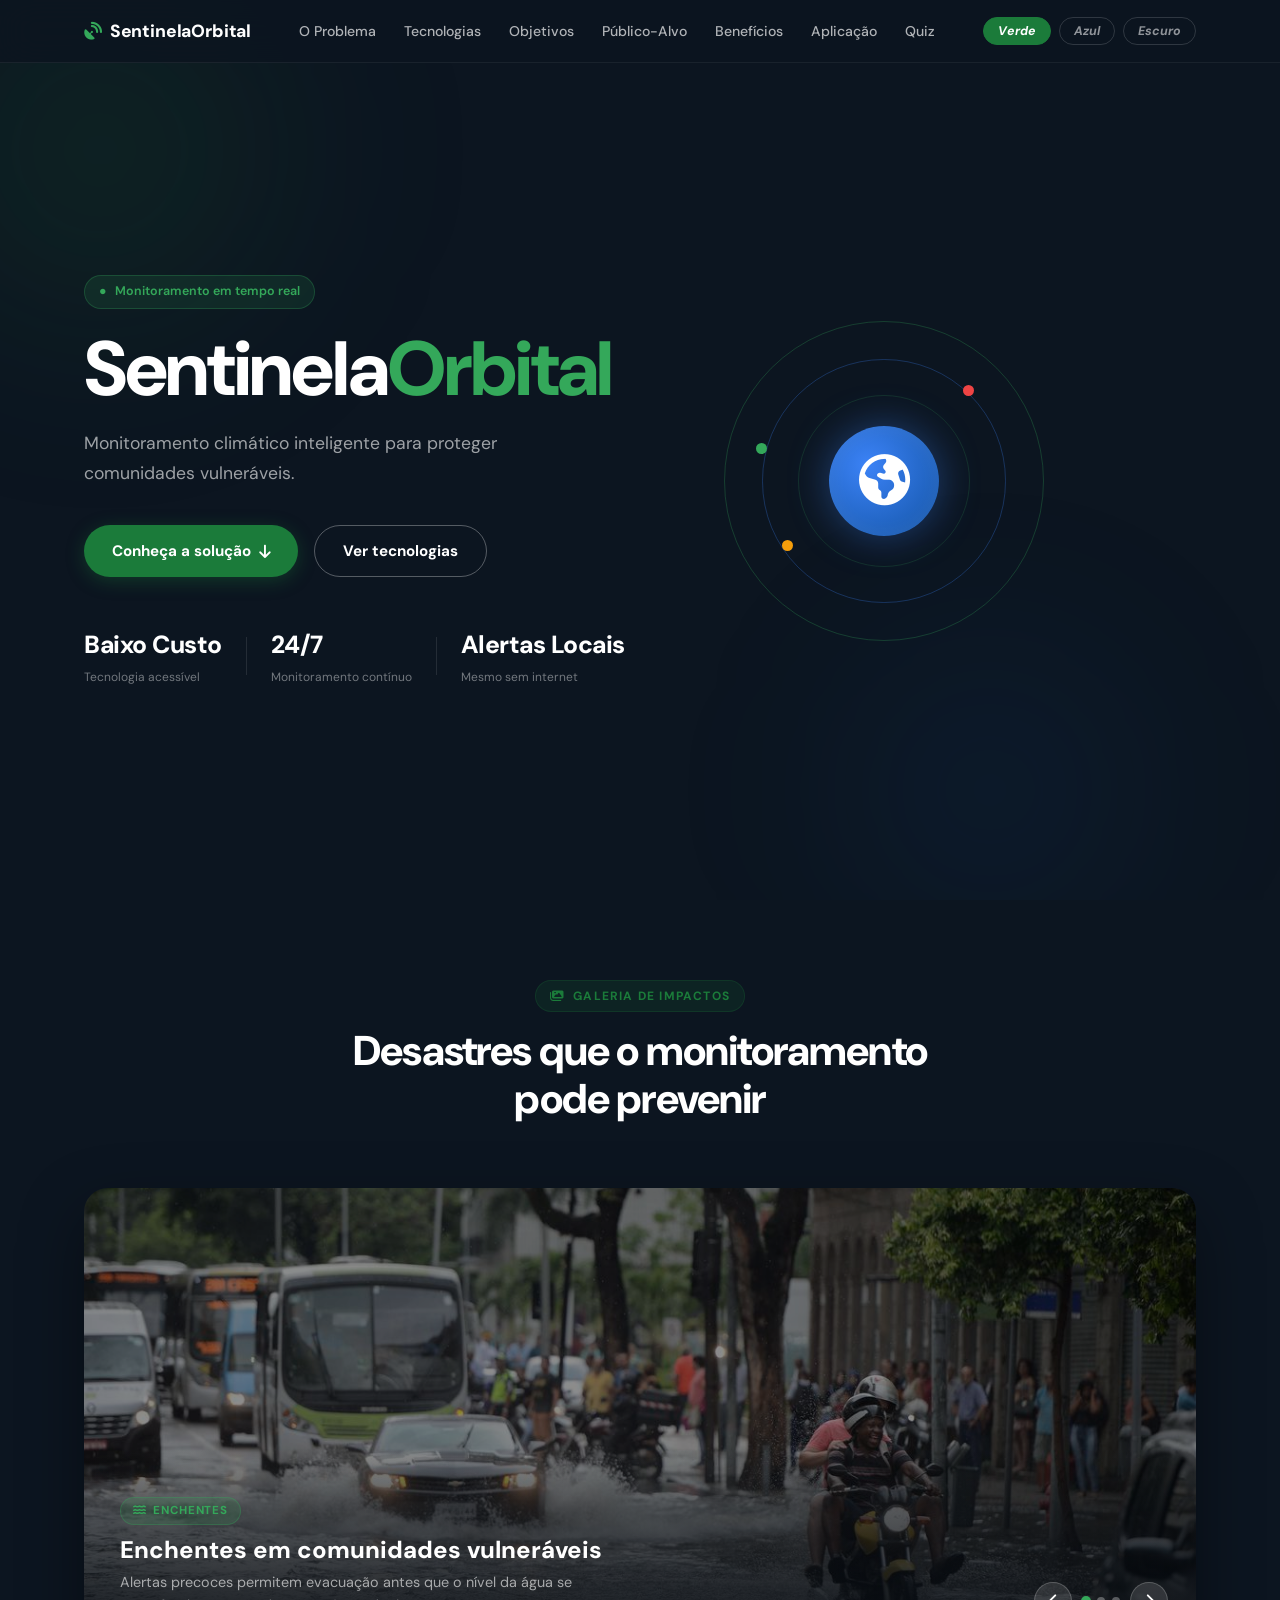
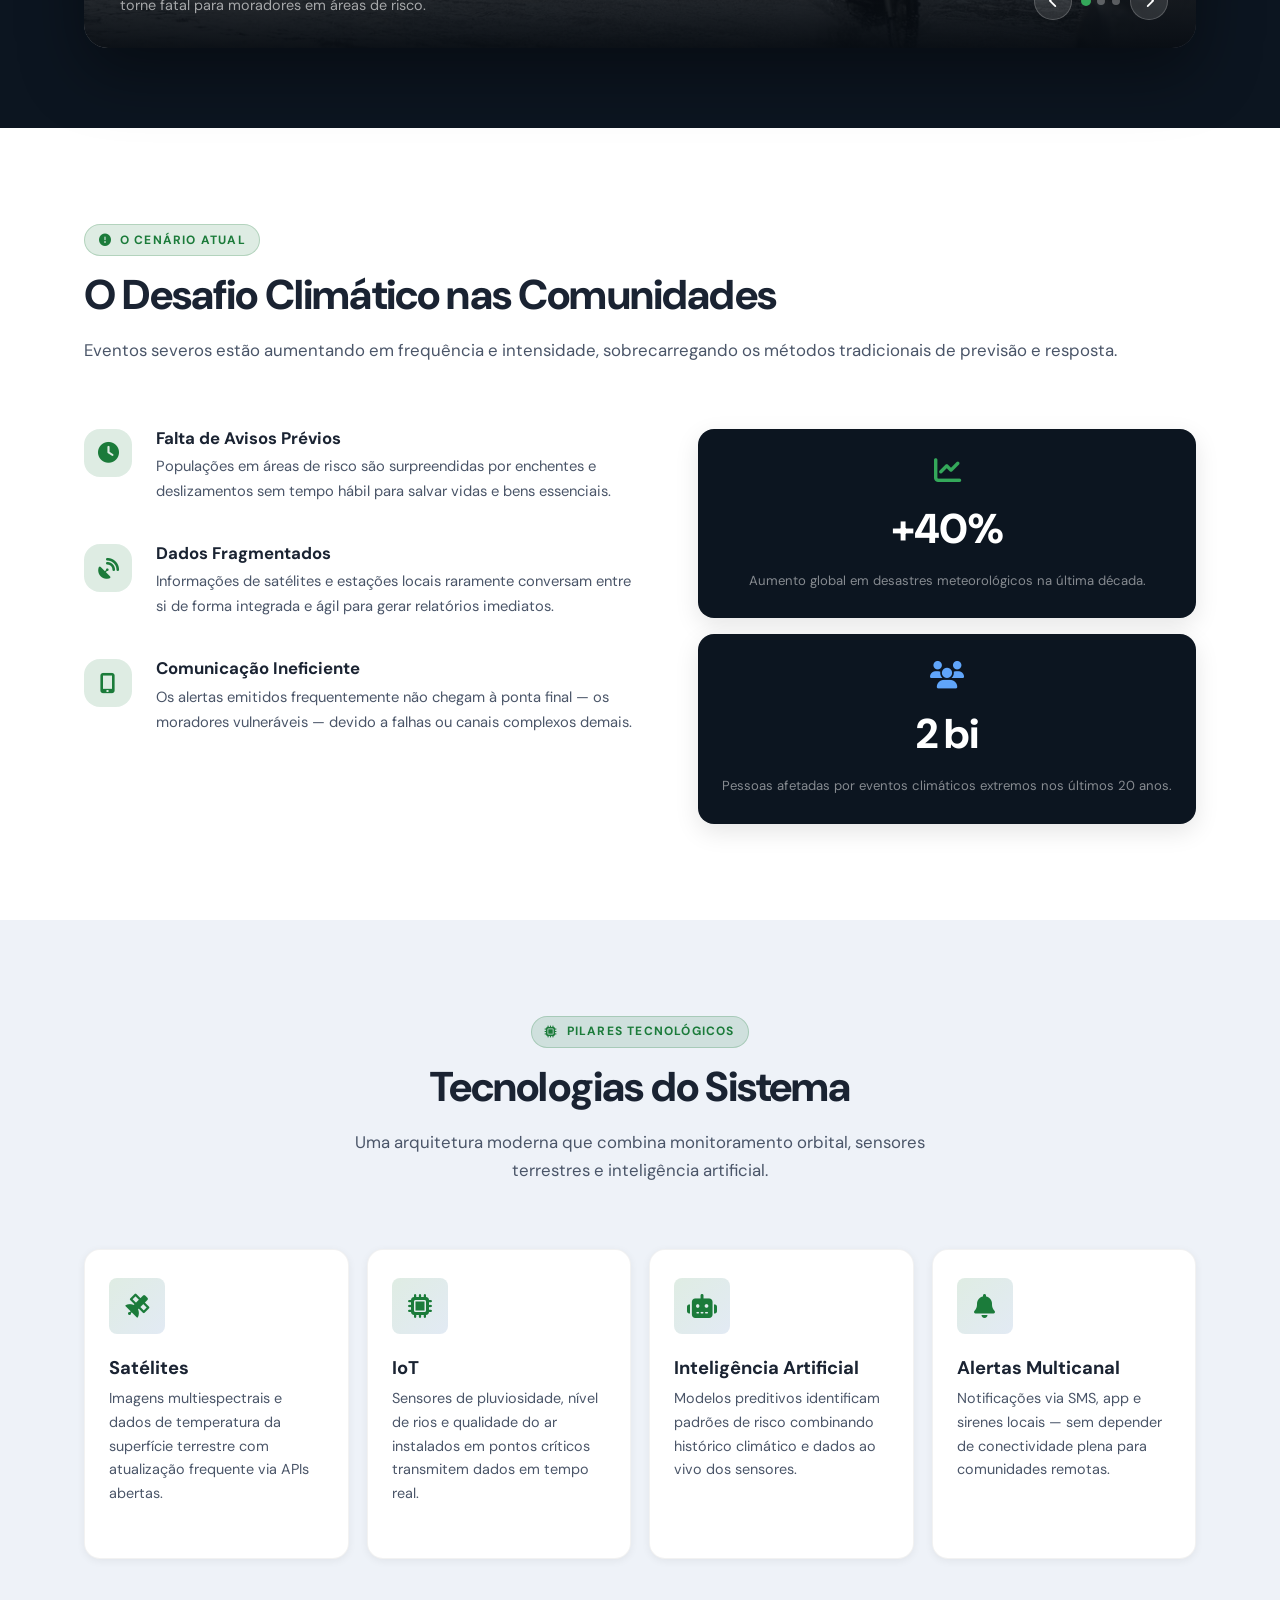
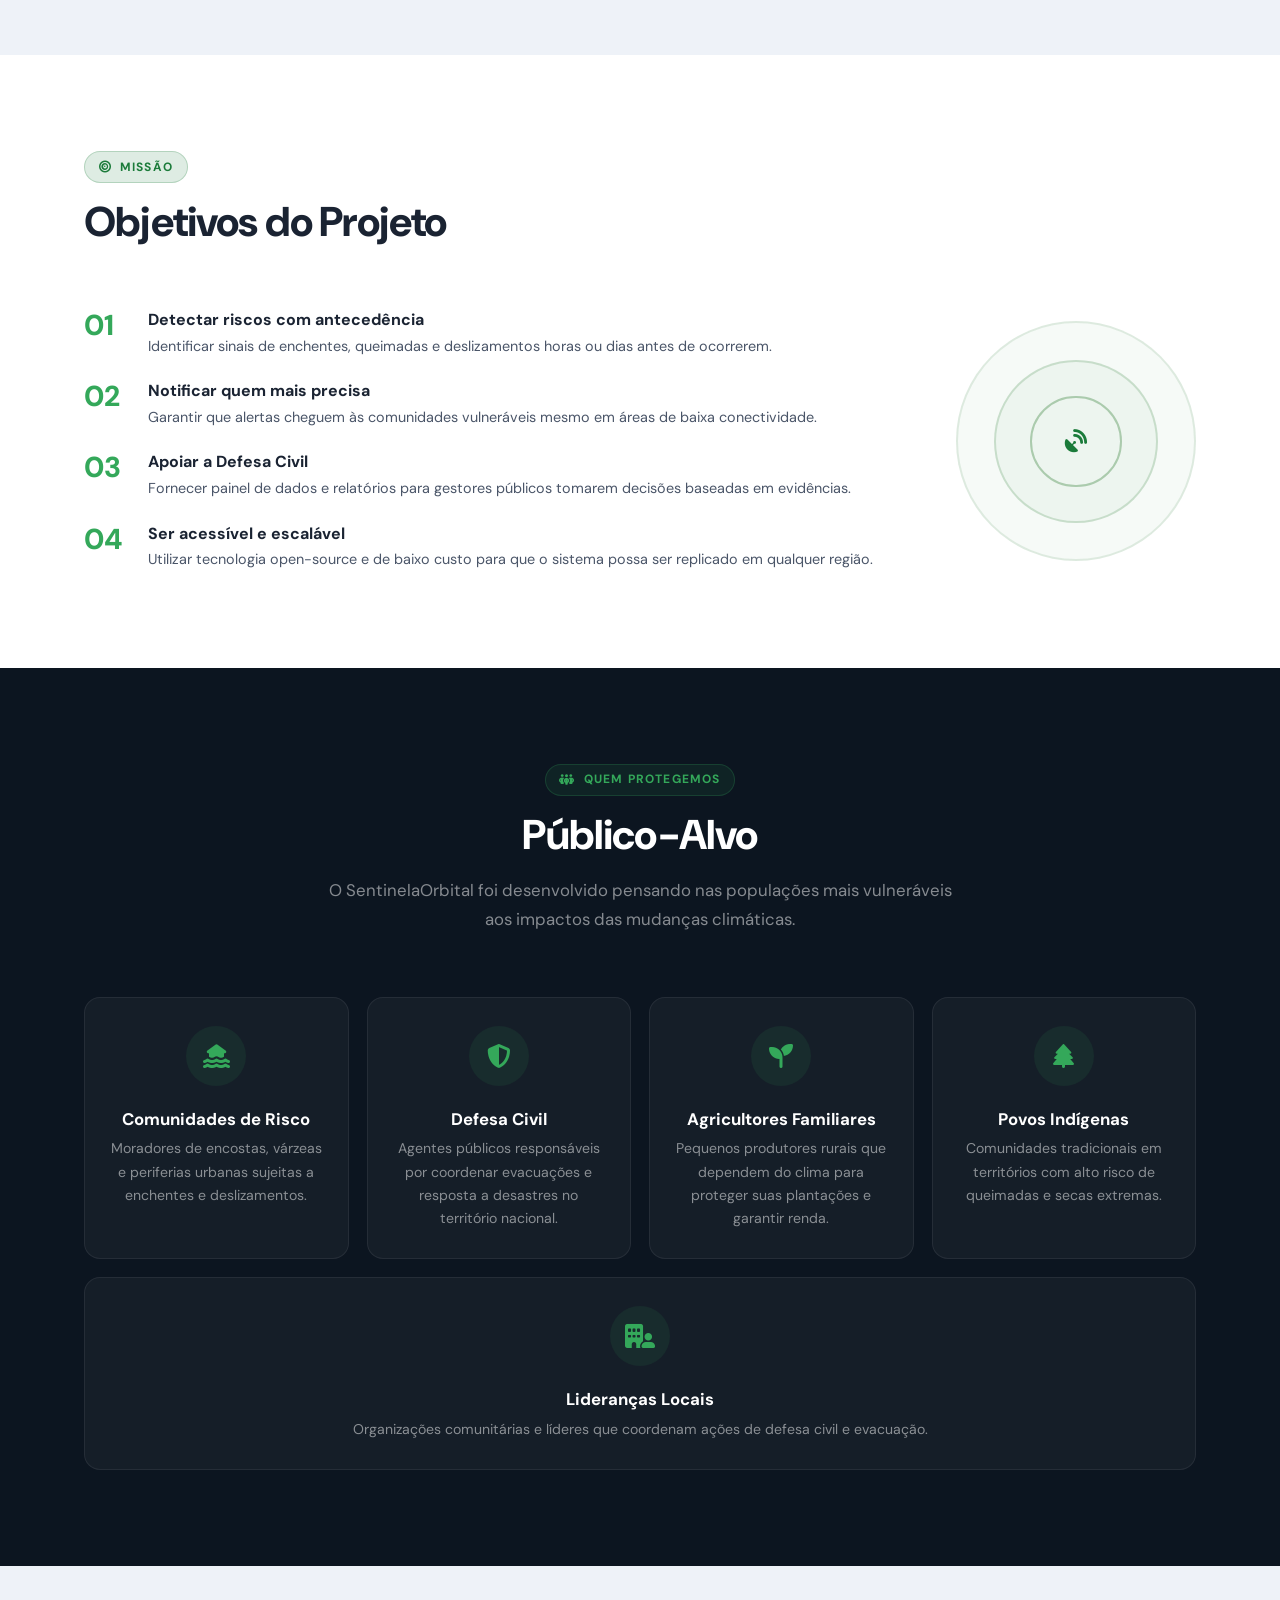
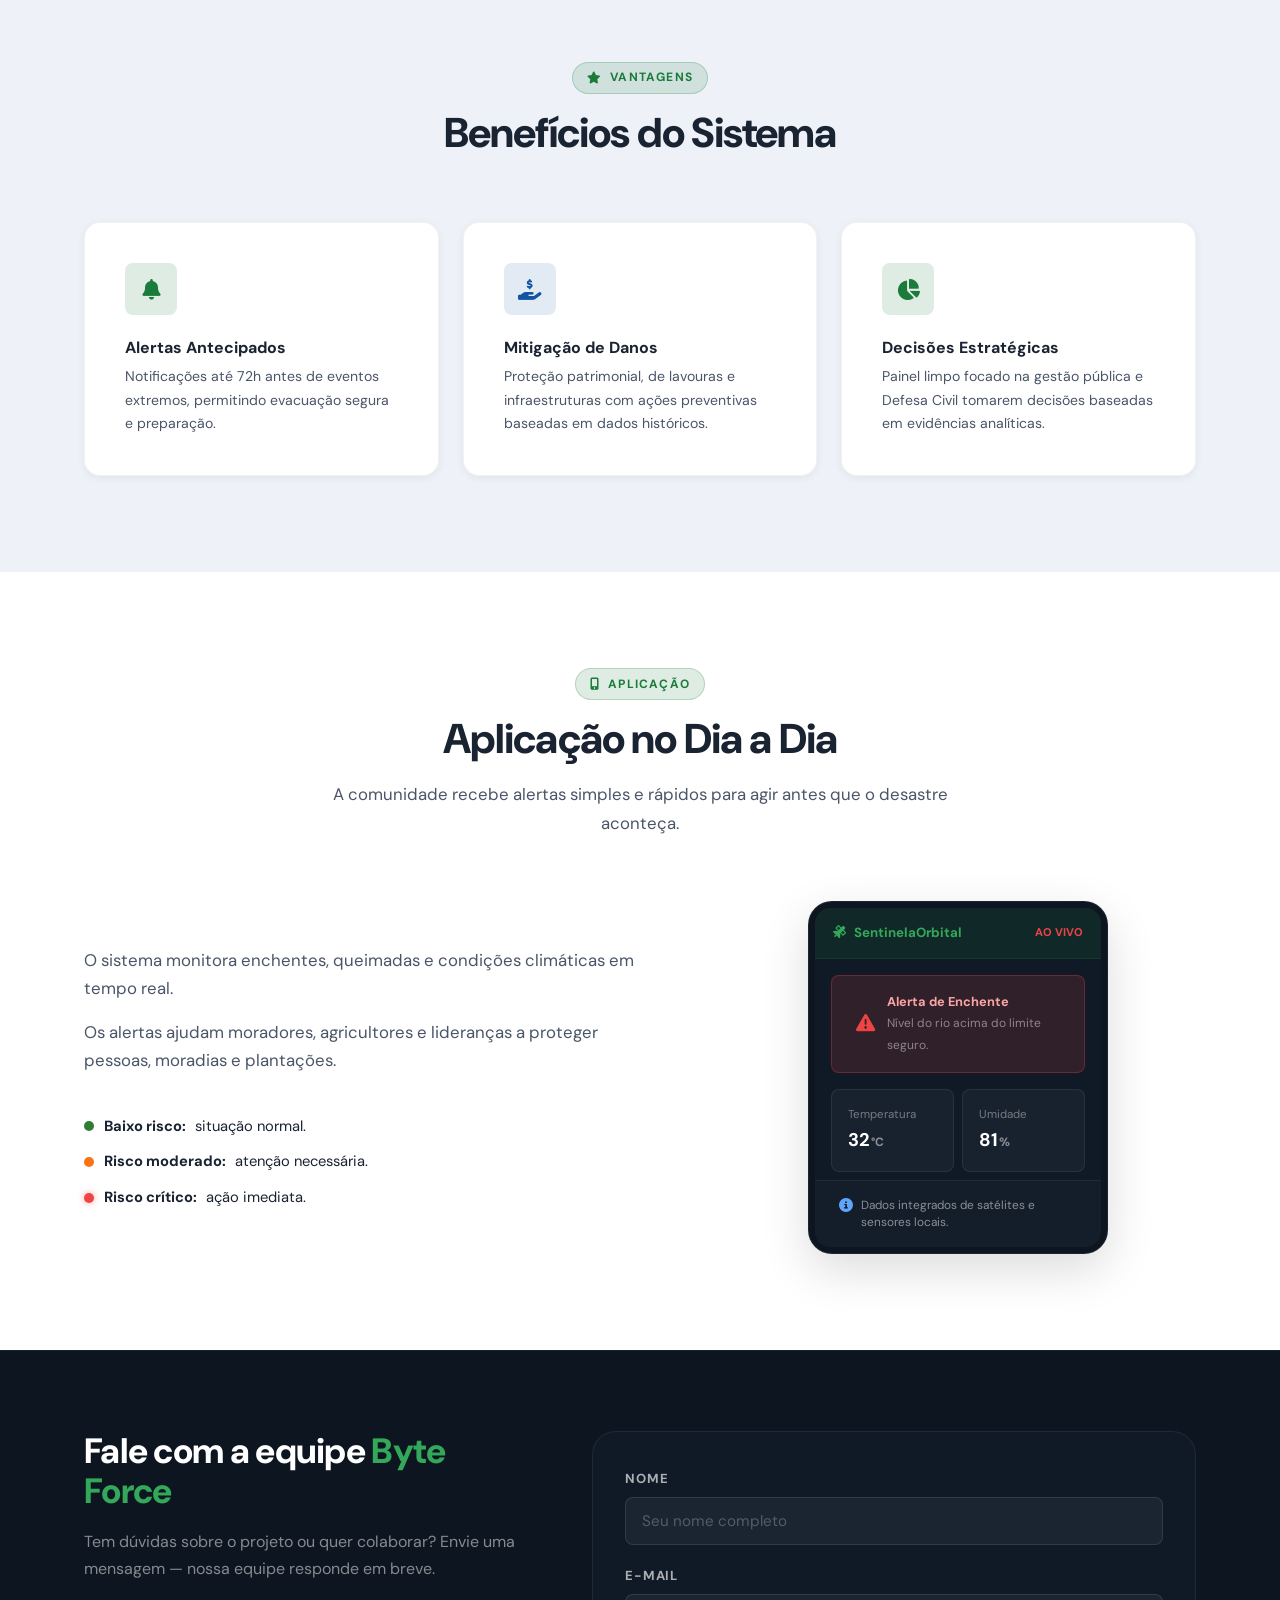
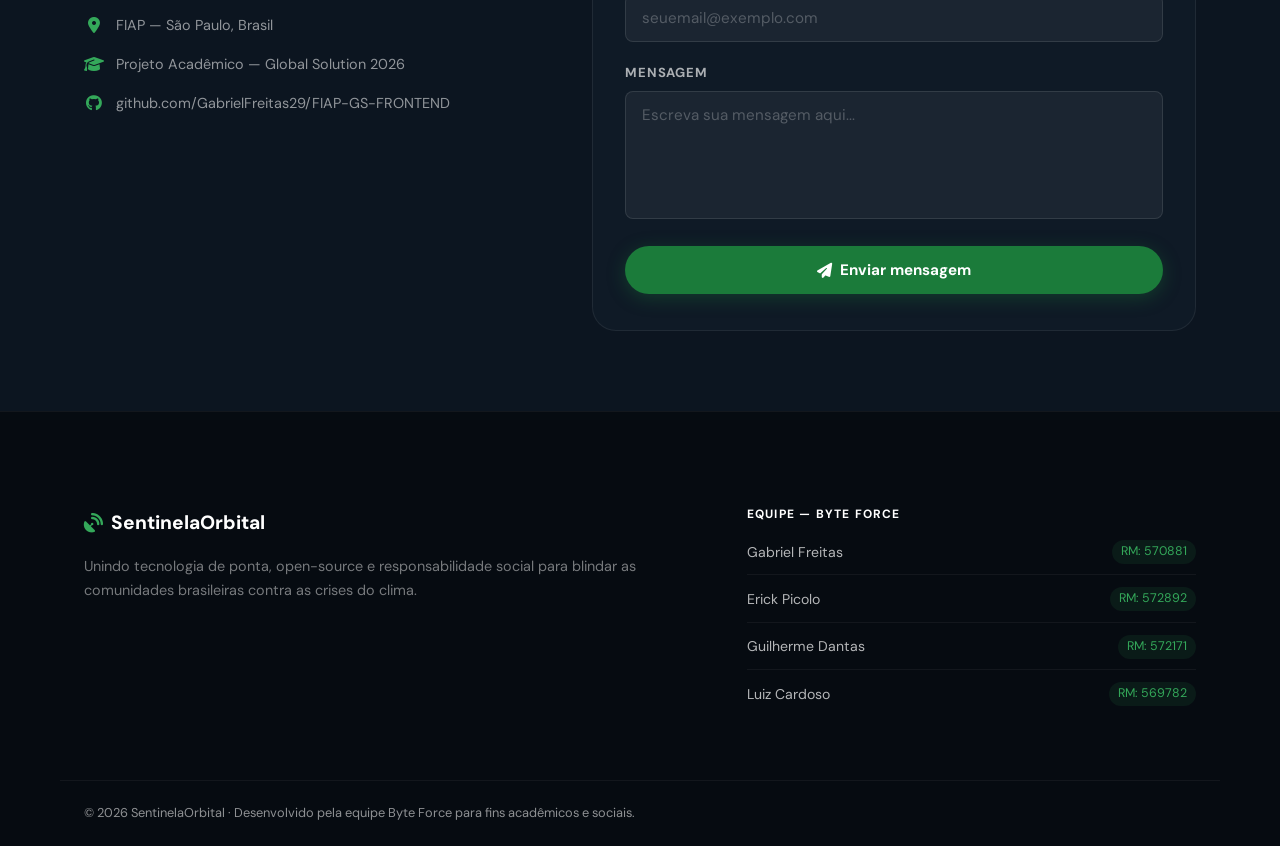
<file: index.html>
<!DOCTYPE html>
<html lang="pt-BR">
<head>
  <meta charset="UTF-8" />
  <meta name="viewport" content="width=device-width, initial-scale=1.0" />
  <title>SentinelaOrbital — Monitoramento Climático Inteligente</title>
  <link rel="preconnect" href="https://fonts.googleapis.com" />
  <link rel="preconnect" href="https://fonts.gstatic.com" crossorigin />
  <link href="https://fonts.googleapis.com/css2?family=DM+Sans:ital,opsz,wght@0,9..40,300;0,9..40,400;0,9..40,500;0,9..40,700;1,9..40,400&family=Bebas+Neue&display=swap" rel="stylesheet" />
  <link rel="stylesheet" href="https://cdnjs.cloudflare.com/ajax/libs/font-awesome/6.5.1/css/all.min.css" />
  <link rel="stylesheet" href="css/style.css" />
</head>
<body>

  <nav class="navbar">
    <div class="nav-container">
      <a href="#" class="nav-logo">
        <i class="fa-solid fa-satellite-dish" aria-hidden="true"></i> SentinelaOrbital
      </a>
      <ul class="nav-links">
        <li><a href="#problema">O Problema</a></li>
        <li><a href="#tecnologia">Tecnologias</a></li>
        <li><a href="#objetivos">Objetivos</a></li>
        <li><a href="#publico">Público-Alvo</a></li>
        <li><a href="#beneficios">Benefícios</a></li>
        <li><a href="#aplicacao">Aplicação</a></li>
        <li><a href="pages/quiz.html" class="nav-quiz-btn">Quiz</a></li>
      </ul>
      <div class="theme-bar">
        <button class="theme-btn active" data-tema="verde" title="Tema Verde">
          <i class="">Verde</i> 
        </button>
        <button class="theme-btn" data-tema="azul" title="Tema Azul">
          <i class="">Azul</i> 
        </button>
        <button class="theme-btn" data-tema="escuro" title="Tema Escuro">
          <i class="">Escuro</i> 
        </button>
      </div>
    </div>
  </nav>

  <section class="hero" id="home">
    <div class="hero-flex" aria-hidden="true"></div>
    <div class="orb orb-1" aria-hidden="true"></div>
    <div class="orb orb-2" aria-hidden="true"></div>
    <div class="hero-inner">
      <div class="hero-content">
        <span class="hero-badge">
          <span class="pulse">●</span> Monitoramento em tempo real
        </span>
        <h1 class="hero-title">
          Sentinela<span class="accent">Orbital</span>
        </h1>
        <p class="hero-subtitle">
          Monitoramento climático inteligente para proteger comunidades vulneráveis.
        </p>
        <div class="hero-actions">
          <a href="#problema" class="btn btn-primary">
            Conheça a solução <i class="fa-solid fa-arrow-down" aria-hidden="true"></i>
          </a>
          <a href="#tecnologia" class="btn btn-ghost">Ver tecnologias</a>
        </div>
        <div class="hero-stats">
          <div class="stat">
            <span class="stat-number">Baixo Custo</span>
            <span class="stat-label">Tecnologia acessível</span>
          </div>
          <div class="stat-divider" aria-hidden="true"></div>
          <div class="stat">
            <span class="stat-number">24/7</span>
            <span class="stat-label">Monitoramento contínuo</span>
          </div>
          <div class="stat-divider" aria-hidden="true"></div>
          <div class="stat">
            <span class="stat-number">Alertas Locais</span>
            <span class="stat-label">Mesmo sem internet</span>
          </div>
        </div>
      </div>
      <div class="hero-visual">
        <div class="globe-container">
          <div class="globe" aria-label="Representação de satélite em órbita">
            <div class="globe-ring ring-1"></div>
            <div class="globe-ring ring-2"></div>
            <div class="globe-ring ring-3"></div>
            <div class="globe-core">
              <i class="fa-solid fa-earth-americas" aria-hidden="true"></i>
            </div>
            <div class="alert-dot dot-1" aria-hidden="true"></div>
            <div class="alert-dot dot-2" aria-hidden="true"></div>
            <div class="alert-dot dot-3" aria-hidden="true"></div>
          </div>
        </div>
      </div>
    </div>
  </section>

  <section class="section-slideshow" id="slideshow">
    <div class="container">
      <div class="section-header centered">
        <span class="section-tag">
          <i class="fa-solid fa-images"></i> Galeria de Impactos
        </span>
        <h2 class="section-title" style="color:#fff;">Desastres que o monitoramento pode prevenir</h2>
      </div>

      <div class="slideshow-wrapper">
        <div class="slide active">
          <img src="images/alagamento.jpg" alt="Enchente em área urbana" />
          <div class="slide-caption">
            <span class="slide-tag"><i class="fa-solid fa-water"></i> Enchentes</span>
            <h3>Enchentes em comunidades vulneráveis</h3>
            <p>Alertas precoces permitem evacuação antes que o nível da água se torne fatal para moradores em áreas de risco.</p>
          </div>
        </div>
        <div class="slide">
          <img src="images/incendios.jpg" alt="Queimada em área florestal" />
          <div class="slide-caption">
            <span class="slide-tag"><i class="fa-solid fa-fire-flame-curved"></i> Queimadas</span>
            <h3>Queimadas em áreas florestais</h3>
            <p>Sensores infravermelhos em satélites detectam focos de calor horas antes de incêndios atingirem populações rurais.</p>
          </div>
        </div>
        <div class="slide">
          <img src="images/estrada.jpg" alt="Estrada destruída por alagamento" />
          <div class="slide-caption">
            <span class="slide-tag"><i class="fa-solid fa-satellite"></i> Monitoramento</span>
            <h3>Monitoramento climático por satélites</h3>
            <p>Imagens orbitais em tempo real revelam riscos de erosão e desabamento de infraestrutura antes do colapso.</p>
          </div>
        </div>
        <div class="slideshow-controls">
          <button class="slide-arrow" id="slide-prev" aria-label="Slide anterior">
            <i class="fa-solid fa-chevron-left"></i>
          </button>
          <div class="slide-dots">
            <button class="slide-dot active" aria-label="Slide 1"></button>
            <button class="slide-dot" aria-label="Slide 2"></button>
            <button class="slide-dot" aria-label="Slide 3"></button>
          </div>
          <button class="slide-arrow" id="slide-next" aria-label="Próximo slide">
            <i class="fa-solid fa-chevron-right"></i>
          </button>
        </div>
      </div>
    </div>
  </section>
  <section class="section section-problema" id="problema">
    <div class="container">
      <div class="section-header">
        <span class="section-tag">
          <i class="fa-solid fa-circle-exclamation" aria-hidden="true"></i> O Cenário Atual
        </span>
        <h2 class="section-title">O Desafio Climático nas Comunidades</h2>
        <p class="section-desc">Eventos severos estão aumentando em frequência e intensidade, sobrecarregando os métodos tradicionais de previsão e resposta.</p>
      </div>
      <div class="problema-layout">
        <div class="problema-text">
          <div class="problema-item">
            <div class="problema-icon"><i class="fa-solid fa-clock" aria-hidden="true"></i></div>
            <div>
              <h3>Falta de Avisos Prévios</h3>
              <p>Populações em áreas de risco são surpreendidas por enchentes e deslizamentos sem tempo hábil para salvar vidas e bens essenciais.</p>
            </div>
          </div>
          <div class="problema-item">
            <div class="problema-icon"><i class="fa-solid fa-satellite-dish" aria-hidden="true"></i></div>
            <div>
              <h3>Dados Fragmentados</h3>
              <p>Informações de satélites e estações locais raramente conversam entre si de forma integrada e ágil para gerar relatórios imediatos.</p>
            </div>
          </div>
          <div class="problema-item">
            <div class="problema-icon"><i class="fa-solid fa-mobile-screen-button" aria-hidden="true"></i></div>
            <div>
              <h3>Comunicação Ineficiente</h3>
              <p>Os alertas emitidos frequentemente não chegam à ponta final — os moradores vulneráveis — devido a falhas ou canais complexos demais.</p>
            </div>
          </div>
        </div>
        <div class="problema-visual">
          <div class="problema-card-stat">
            <i class="fa-solid fa-chart-line" aria-hidden="true"></i>
            <span class="big-number">+40%</span>
            <p>Aumento global em desastres meteorológicos na última década.</p>
          </div>
          <div class="problema-card-stat accent-blue">
            <i class="fa-solid fa-users" aria-hidden="true"></i>
            <span class="big-number">2 bi</span>
            <p>Pessoas afetadas por eventos climáticos extremos nos últimos 20 anos.</p>
          </div>
        </div>
      </div>
    </div>
  </section>

  <section class="section section-tech" id="tecnologia">
    <div class="container">
      <div class="section-header centered">
        <span class="section-tag">
          <i class="fa-solid fa-microchip" aria-hidden="true"></i> Pilares Tecnológicos
        </span>
        <h2 class="section-title">Tecnologias do Sistema</h2>
        <p class="section-desc">Uma arquitetura moderna que combina monitoramento orbital, sensores terrestres e inteligência artificial.</p>
      </div>
      <div class="tech-flex">
        <div class="tech-card">
          <div class="tech-card-icon"><i class="fa-solid fa-satellite" aria-hidden="true"></i></div>
          <h3 class="tech-card-title">Satélites</h3>
          <p class="tech-card-desc">Imagens multiespectrais e dados de temperatura da superfície terrestre com atualização frequente via APIs abertas.</p>
        </div>
        <div class="tech-card">
          <div class="tech-card-icon"><i class="fa-solid fa-microchip" aria-hidden="true"></i></div>
          <h3 class="tech-card-title">IoT</h3>
          <p class="tech-card-desc">Sensores de pluviosidade, nível de rios e qualidade do ar instalados em pontos críticos transmitem dados em tempo real.</p>
        </div>
        <div class="tech-card">
          <div class="tech-card-icon"><i class="fa-solid fa-robot" aria-hidden="true"></i></div>
          <h3 class="tech-card-title">Inteligência Artificial</h3>
          <p class="tech-card-desc">Modelos preditivos identificam padrões de risco combinando histórico climático e dados ao vivo dos sensores.</p>
        </div>
        <div class="tech-card">
          <div class="tech-card-icon"><i class="fa-solid fa-bell" aria-hidden="true"></i></div>
          <h3 class="tech-card-title">Alertas Multicanal</h3>
          <p class="tech-card-desc">Notificações via SMS, app e sirenes locais — sem depender de conectividade plena para comunidades remotas.</p>
        </div>
      </div>
    </div>
  </section>

  <section class="section section-objetivos" id="objetivos">
    <div class="container">
      <div class="section-header">
        <span class="section-tag">
          <i class="fa-solid fa-bullseye" aria-hidden="true"></i> Missão
        </span>
        <h2 class="section-title">Objetivos do Projeto</h2>
      </div>
      <div class="objetivos-layout">
        <div class="objetivos-text">
          <div class="objetivo-item">
            <span class="num">01</span>
            <div>
              <h3>Detectar riscos com antecedência</h3>
              <p>Identificar sinais de enchentes, queimadas e deslizamentos horas ou dias antes de ocorrerem.</p>
            </div>
          </div>
          <div class="objetivo-item">
            <span class="num">02</span>
            <div>
              <h3>Notificar quem mais precisa</h3>
              <p>Garantir que alertas cheguem às comunidades vulneráveis mesmo em áreas de baixa conectividade.</p>
            </div>
          </div>
          <div class="objetivo-item">
            <span class="num">03</span>
            <div>
              <h3>Apoiar a Defesa Civil</h3>
              <p>Fornecer painel de dados e relatórios para gestores públicos tomarem decisões baseadas em evidências.</p>
            </div>
          </div>
          <div class="objetivo-item">
            <span class="num">04</span>
            <div>
              <h3>Ser acessível e escalável</h3>
              <p>Utilizar tecnologia open-source e de baixo custo para que o sistema possa ser replicado em qualquer região.</p>
            </div>
          </div>
        </div>
        <div class="objetivos-visual">
          <div class="target-graphic">
            <div class="target-ring t1"></div>
            <div class="target-ring t2"></div>
            <div class="target-ring t3"></div>
            <div class="target-center"><i class="fa-solid fa-satellite-dish"></i></div>
          </div>
        </div>
      </div>
    </div>
  </section>

  <section class="section section-publico" id="publico">
    <div class="container">
      <div class="section-header centered">
        <span class="section-tag">
          <i class="fa-solid fa-people-group" aria-hidden="true"></i> Quem Protegemos
        </span>
        <h2 class="section-title">Público-Alvo</h2>
        <p class="section-desc">O SentinelaOrbital foi desenvolvido pensando nas populações mais vulneráveis aos impactos das mudanças climáticas.</p>
      </div>
      <div class="publico-flex">
        <div class="publico-card">
          <div class="publico-icon"><i class="fa-solid fa-house-flood-water" aria-hidden="true"></i></div>
          <h3>Comunidades de Risco</h3>
          <p>Moradores de encostas, várzeas e periferias urbanas sujeitas a enchentes e deslizamentos.</p>
        </div>
        <div class="publico-card">
          <div class="publico-icon"><i class="fa-solid fa-shield-halved" aria-hidden="true"></i></div>
          <h3>Defesa Civil</h3>
          <p>Agentes públicos responsáveis por coordenar evacuações e resposta a desastres no território nacional.</p>
        </div>
        <div class="publico-card">
          <div class="publico-icon"><i class="fa-solid fa-seedling" aria-hidden="true"></i></div>
          <h3>Agricultores Familiares</h3>
          <p>Pequenos produtores rurais que dependem do clima para proteger suas plantações e garantir renda.</p>
        </div>
        <div class="publico-card">
          <div class="publico-icon"><i class="fa-solid fa-tree" aria-hidden="true"></i></div>
          <h3>Povos Indígenas</h3>
          <p>Comunidades tradicionais em territórios com alto risco de queimadas e secas extremas.</p>
        </div>
        <div class="publico-card">
          <div class="publico-icon"><i class="fa-solid fa-building-user" aria-hidden="true"></i></div>
          <h3>Lideranças Locais</h3>
          <p>Organizações comunitárias e líderes que coordenam ações de defesa civil e evacuação.</p>
        </div>
      </div>
    </div>
  </section>

  <section class="section section-beneficios" id="beneficios">
    <div class="container">
      <div class="section-header centered">
        <span class="section-tag">
          <i class="fa-solid fa-star" aria-hidden="true"></i> Vantagens
        </span>
        <h2 class="section-title">Benefícios do Sistema</h2>
      </div>
      <div class="beneficios-flex">
        <div class="beneficio-card">
          <div class="bene-icon green"><i class="fa-solid fa-bell" aria-hidden="true"></i></div>
          <h3>Alertas Antecipados</h3>
          <p>Notificações até 72h antes de eventos extremos, permitindo evacuação segura e preparação.</p>
        </div>
        <div class="beneficio-card">
          <div class="bene-icon blue"><i class="fa-solid fa-hand-holding-dollar" aria-hidden="true"></i></div>
          <h3>Mitigação de Danos</h3>
          <p>Proteção patrimonial, de lavouras e infraestruturas com ações preventivas baseadas em dados históricos.</p>
        </div>
        <div class="beneficio-card">
          <div class="bene-icon green"><i class="fa-solid fa-chart-pie" aria-hidden="true"></i></div>
          <h3>Decisões Estratégicas</h3>
          <p>Painel limpo focado na gestão pública e Defesa Civil tomarem decisões baseadas em evidências analíticas.</p>
        </div>
      </div>
    </div>
  </section>

  <section id="aplicacao" class="section section-aplicacao">
    <div class="container">
      <div class="section-header centered">
        <span class="section-tag">
          <i class="fas fa-mobile-alt"></i> Aplicação
        </span>
        <h2 class="section-title">Aplicação no Dia a Dia</h2>
        <p class="section-desc">A comunidade recebe alertas simples e rápidos para agir antes que o desastre aconteça.</p>
      </div>
      <div class="aplicacao-layout">
        <div class="aplicacao-info">
          <p class="section-desc">O sistema monitora enchentes, queimadas e condições climáticas em tempo real.</p>
          <p class="section-desc" style="margin-top: 15px;">Os alertas ajudam moradores, agricultores e lideranças a proteger pessoas, moradias e plantações.</p>
          <div class="risk-legend">
            <div class="risk-item risk-normal">
              <span class="risk-dot"></span>
              <strong>Baixo risco:</strong> situação normal.
            </div>
            <div class="risk-item risk-high">
              <span class="risk-dot"></span>
              <strong>Risco moderado:</strong> atenção necessária.
            </div>
            <div class="risk-item risk-critical">
              <span class="risk-dot"></span>
              <strong>Risco crítico:</strong> ação imediata.
            </div>
          </div>
        </div>
        <div class="aplicacao-visual">
          <div class="mock-device">
            <div class="mock-screen">
              <div class="mock-header">
                <i class="fas fa-satellite"></i>
                SentinelaOrbital
                <span class="mock-live">AO VIVO</span>
              </div>
              <div class="mock-alert alert-red">
                <i class="fas fa-exclamation-triangle"></i>
                <div>
                  <strong>Alerta de Enchente</strong>
                  <small>Nível do rio acima do limite seguro.</small>
                </div>
              </div>
              <div class="mock-stat-row">
                <div class="mock-stat">
                  <span>Temperatura</span>
                  <strong>32<small>°C</small></strong>
                </div>
                <div class="mock-stat">
                  <span>Umidade</span>
                  <strong>81<small>%</small></strong>
                </div>
              </div>
              <div class="mock-footer-app">
                <i class="fas fa-info-circle"></i>
                <span>Dados integrados de satélites e sensores locais.</span>
              </div>
            </div>
          </div>
        </div>
      </div>
    </div>
  </section>

  <section class="section-contato" id="contato">
    <div class="container">
      <div class="contato-layout">
        <div class="contato-info">
          <h2>Fale com a equipe <span>Byte Force</span></h2>
          <p>Tem dúvidas sobre o projeto ou quer colaborar? Envie uma mensagem — nossa equipe responde em breve.</p>
          <div class="contato-detalhe">
            <div class="contato-item">
              <i class="fa-solid fa-location-dot"></i>
              FIAP — São Paulo, Brasil
            </div>
            <div class="contato-item">
              <i class="fa-solid fa-graduation-cap"></i>
              Projeto Acadêmico — Global Solution 2026
            </div>
            <div class="contato-item">
              <i class="fa-brands fa-github"></i>
              github.com/GabrielFreitas29/FIAP-GS-FRONTEND
            </div>
          </div>
        </div>

        <div class="contato-form-wrap">
          <form id="contato-form" novalidate>
            <div class="form-group">
              <label for="campo-nome">Nome</label>
              <input type="text" id="campo-nome" name="nome" placeholder="Seu nome completo" autocomplete="name" />
              <span class="form-erro" id="erro-nome">Informe seu nome (mínimo 2 caracteres).</span>
            </div>
            <div class="form-group">
              <label for="campo-email">E-mail</label>
              <input type="email" id="campo-email" name="email" placeholder="seuemail@exemplo.com" autocomplete="email" />
              <span class="form-erro" id="erro-email">Informe um e-mail válido.</span>
            </div>
            <div class="form-group">
              <label for="campo-mensagem">Mensagem</label>
              <textarea id="campo-mensagem" name="mensagem" rows="5" placeholder="Escreva sua mensagem aqui..."></textarea>
              <span class="form-erro" id="erro-mensagem">A mensagem deve ter ao menos 10 caracteres.</span>
            </div>
            <button type="submit" class="btn-enviar">
              <i class="fa-solid fa-paper-plane"></i> Enviar mensagem
            </button>
            <div class="form-sucesso" id="form-sucesso">
              <i class="fa-solid fa-circle-check"></i>
              Mensagem enviada com sucesso! Entraremos em contato em breve.
            </div>
          </form>
        </div>
      </div>
    </div>
  </section>

  <footer class="footer">
    <div class="footer-container">
      <div class="footer-brand">
        <a href="#" class="footer-logo">
          <i class="fa-solid fa-satellite-dish" aria-hidden="true"></i> SentinelaOrbital
        </a>
        <p class="footer-desc">
          Unindo tecnologia de ponta, open-source e responsabilidade social para blindar as comunidades brasileiras contra as crises do clima.
        </p>
      </div>
      <div class="footer-team">
        <h4>Equipe — Byte Force</h4>
        <ul>
          <li>
            <span class="member-name">Gabriel Freitas</span>
            <span class="member-rm">RM: 570881</span>
          </li>
          <li>
            <span class="member-name">Erick Picolo</span>
            <span class="member-rm">RM: 572892</span>
          </li>
          <li>
            <span class="member-name">Guilherme Dantas</span>
            <span class="member-rm">RM: 572171</span>
          </li>
          <li>
            <span class="member-name">Luiz Cardoso</span>
            <span class="member-rm">RM: 569782</span>
          </li>
        </ul>
      </div>
    </div>
    <div class="footer-bottom">
      <p>&copy; 2026 SentinelaOrbital · Desenvolvido pela equipe Byte Force para fins acadêmicos e sociais.</p>
    </div>
  </footer>

  <script src="script/script.js"></script>
</body>
</html>
</file>
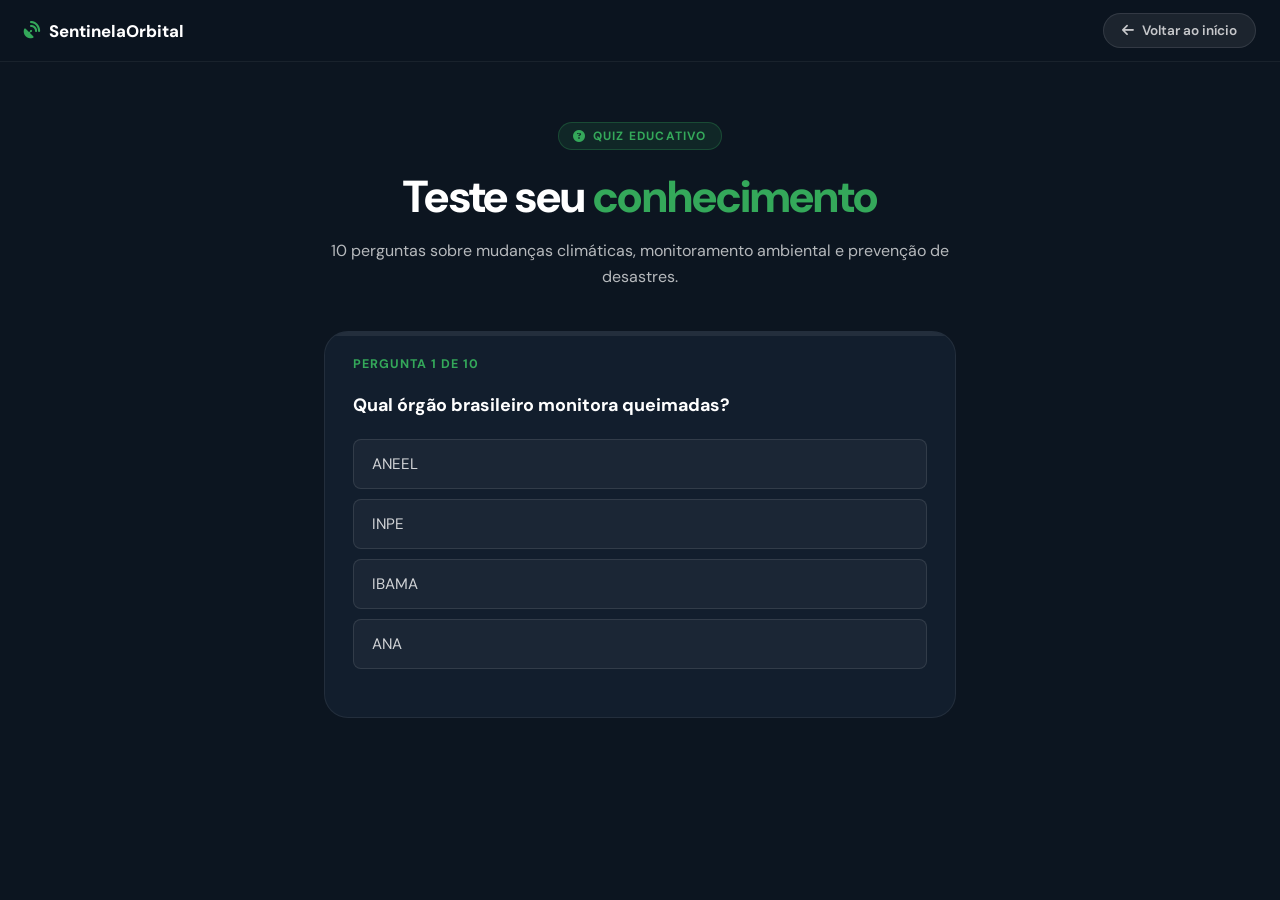
<file: pages/quiz.html>
<!DOCTYPE html>
<html lang="pt-BR">
<head>
  <meta charset="UTF-8" />
  <meta name="viewport" content="width=device-width, initial-scale=1.0" />
  <title>Quiz — SentinelaOrbital</title>
  <link rel="preconnect" href="https://fonts.googleapis.com" />
  <link rel="preconnect" href="https://fonts.gstatic.com" crossorigin />
  <link href="https://fonts.googleapis.com/css2?family=DM+Sans:opsz,wght@9..40,300;9..40,400;9..40,500;9..40,700;9..40,800&display=swap" rel="stylesheet" />
  <link rel="stylesheet" href="https://cdnjs.cloudflare.com/ajax/libs/font-awesome/6.5.1/css/all.min.css" />
  <link rel="stylesheet" href="../css/quiz.css" />
</head>
<body>

  <nav class="quiz-nav">
    <a href="../index.html" class="quiz-nav-logo">
      <i class="fa-solid fa-satellite-dish"></i> SentinelaOrbital
    </a>
    <a href="../index.html" class="btn-voltar">
      <i class="fa-solid fa-arrow-left"></i> Voltar ao início
    </a>
  </nav>

  <div class="quiz-hero">
    <div class="quiz-badge">
      <i class="fa-solid fa-circle-question"></i> Quiz Educativo
    </div>
    <h1>Teste seu <span>conhecimento</span></h1>
    <p>10 perguntas sobre mudanças climáticas, monitoramento ambiental e prevenção de desastres.</p>
  </div>

  <div class="quiz-wrapper">
    <div class="quiz-card">

      <div id="quiz-area">
        <div class="quiz-progresso-bar">
          <div class="quiz-progresso-fill" id="q-progresso"></div>
        </div>

        <div class="quiz-top">
          <span class="q-numero" id="q-numero">Pergunta 1 de 10</span>
        </div>

        <p class="q-texto" id="q-texto"></p>

        <div class="q-opcoes" id="q-opcoes"></div>

        <div class="q-feedback" id="q-feedback"></div>

        <div class="quiz-footer">
          <button class="btn-proximo" id="btn-proximo">
            Próxima pergunta <i class="fa-solid fa-arrow-right"></i>
          </button>
        </div>
      </div>

      <div class="resultado-area" id="resultado-area">
        <div class="res-circulo resultado-excelente" id="res-circulo">
          <span class="res-pct" id="res-pct">0%</span>
          <span class="res-label">acertos</span>
        </div>

        <div class="res-texto">
          <h2>Resultado Final</h2>
          <p class="res-acertos-texto">
            Você acertou <strong id="res-acertos">0</strong> de <strong id="res-total">10</strong> perguntas.
          </p>
          <p id="res-mensagem"></p>
        </div>

    

        <div class="res-acoes">
          <button class="btn-refazer" onclick="location.reload()">
            <i class="fa-solid fa-rotate-right"></i> Refazer quiz
          </button>
          <a href="../index.html" class="btn-home">
            <i class="fa-solid fa-house"></i> Voltar à página principal
          </a>
        </div>
      </div>

    </div>
  </div>

  <script src="../script/quiz.js"></script>
</body>
</html>
</file>
<file: css/style.css>
* {
  box-sizing: border-box;
  margin: 0;
  padding: 0;
}

html {
  scroll-behavior: smooth;
}

body {
  font-family: 'DM Sans', sans-serif;
  background-color: var(--bg-light);
  color: var(--text-dark);
  line-height: 1.6;
  overflow-x: hidden;
  -webkit-font-smoothing: antialiased;
}

ul {
  list-style: none;
}

a {
  text-decoration: none;
  color: inherit;
}

img {
  max-width: 100%;
  display: block;
}

button {
  cursor: pointer;
  border: none;
  background: none;
  font-family: inherit;
}

h1, h2, h3, h4, h5, h6 {
  font-family: 'DM Sans', sans-serif;
  line-height: 1.15;
  font-weight: 700;
}

:root {
  --green:       #1B7B3A;
  --green-light: #34A85A;
  --green-dark:  #155c2c;
  --green-glow:  rgba(27, 123, 58, 0.14);

  --blue:        #1253A4;
  --blue-light:  #3B82F6;
  --blue-dark:   #0D47A1;
  --blue-glow:   rgba(18, 83, 164, 0.12);

  --red:          #C0392B;
  --orange:       #E67E22;

  --bg-light:    #F4F6F9;
  --bg-section:  #EEF2F8;
  --bg-dark:     #0C1520;
  --bg-card:     #FFFFFF;

  --text-dark:   #1A2332;
  --text-mid:    #4A5568;
  --text-light:  #8A9BB0;
  --white:       #FFFFFF;

  --radius-sm:   8px;
  --radius-md:   16px;
  --radius-lg:   24px;
  --radius-full: 9999px;

  --shadow-sm:   0 2px 8px rgba(0,0,0,0.06);
  --shadow-md:   0 8px 24px rgba(0,0,0,0.10);
  --shadow-lg:   0 16px 48px rgba(0,0,0,0.14);

  --space-xs:    0.5rem;
  --space-sm:    1rem;
  --space-md:    1.5rem;
  --space-lg:    2.5rem;
  --space-xl:    4rem;
  --space-2xl:   6rem;

  --transition:  0.3s ease;
}

.container {
  width: 100%;
  max-width: 1160px;
  margin: 0 auto;
  padding: 0 var(--space-md);
}

.section {
  padding: var(--space-2xl) 0;
}

.section-header {
  margin-bottom: var(--space-xl);
}

.section-header.centered {
  text-align: center;
  max-width: 640px;
  margin-left: auto;
  margin-right: auto;
}

.section-tag {
  display: inline-flex;
  align-items: center;
  gap: var(--space-xs);
  font-size: 0.75rem;
  font-weight: 700;
  letter-spacing: 0.1em;
  text-transform: uppercase;
  color: var(--green);
  background: var(--green-glow);
  border: 1px solid rgba(27, 123, 58, 0.22);
  padding: 0.35rem 0.85rem;
  border-radius: var(--radius-full);
  margin-bottom: var(--space-sm);
}

.section-title {
  font-size: clamp(1.8rem, 3.5vw, 2.6rem);
  font-weight: 800;
  color: var(--text-dark);
  margin-bottom: var(--space-sm);
  letter-spacing: -0.02em;
}

.section-desc {
  font-size: 1.05rem;
  color: var(--text-mid);
  line-height: 1.7;
}

.btn {
  display: inline-flex;
  align-items: center;
  gap: 0.5rem;
  padding: 13px 28px;
  border-radius: var(--radius-full);
  font-weight: 700;
  font-size: 0.95rem;
  transition: all var(--transition);
  cursor: pointer;
  white-space: nowrap;
}

.btn-primary {
  background: var(--green);
  color: var(--white);
  box-shadow: 0 4px 18px rgba(27, 123, 58, 0.35);
}

.btn-primary:hover {
  background: var(--green-dark);
  box-shadow: 0 8px 28px rgba(27, 123, 58, 0.45);
  transform: translateY(-2px);
}

.btn-ghost {
  background: transparent;
  color: var(--white);
  border: 1.5px solid rgba(255,255,255,0.3);
}

.btn-ghost:hover {
  border-color: var(--green-light);
  color: var(--green-light);
  transform: translateY(-2px);
}

.accent {
  color: var(--green-light);
}

.navbar {
  position: fixed;
  top: 0;
  left: 0;
  right: 0;
  z-index: 100;
  background: rgba(12, 21, 32, 0.92);
  backdrop-filter: blur(18px);
  -webkit-backdrop-filter: blur(18px);
  border-bottom: 1px solid rgba(255,255,255,0.06);
}

.nav-container {
  max-width: 1160px;
  margin: 0 auto;
  padding: 0 24px;
  display: flex;
  align-items: center;
  justify-content: space-between;
  height: 62px;
}

.nav-logo {
  display: flex;
  align-items: center;
  gap: 0.5rem;
  font-family: 'DM Sans', sans-serif;
  font-weight: 800;
  font-size: 1.1rem;
  color: var(--white);
  letter-spacing: -0.01em;
}

.nav-logo i {
  color: var(--green-light);
}

.nav-links {
  display: flex;
  align-items: center;
  gap: 28px;
}

.nav-links a {
  font-size: 0.88rem;
  font-weight: 500;
  color: rgba(255,255,255,0.68);
  transition: color var(--transition);
}

.nav-links a:hover {
  color: var(--white);
}

.nav-cta:hover {
  background: var(--green-dark) !important;
}

.hero {
  min-height: 100vh;
  background: var(--bg-dark);
  display: flex;
  align-items: center;
  padding-top: 62px;
  position: relative;
  overflow: hidden;
}

.hero-flex {
  position: absolute;
  inset: 0;
  background-image:
    linear-gradient(rgba(27,123,58,0.05) 1px, transparent 1px)
    linear-gradient(90deg, rgba(27,123,58,0.05) 1px, transparent 1px);
  background-size: 48px 48px;
  pointer-events: none;
}

.orb {
  position: absolute;
  border-radius: 50%;
  filter: blur(90px);
  pointer-events: none;
}

.orb-1 {
  width: 500px;
  height: 500px;
  background: radial-gradient(circle, rgba(27,123,58,0.2) 0%, transparent 70%);
  top: -100px;
  left: -150px;
}

.orb-2 {
  width: 380px;
  height: 380px;
  background: radial-gradient(circle, rgba(18,83,164,0.16) 0%, transparent 70%);
  bottom: -80px;
  right: 100px;
}

.hero-inner {
  width: 100%;
  max-width: 1160px;
  margin: 0 auto;
  padding: 80px 24px;
  display: flex;
  align-items: center;
  gap: 60px;
  position: relative;
  z-index: 1;
}

.hero-content {
  flex: 1;
  min-width: 0;
  max-width: 580px;
}

.hero-badge {
  display: inline-flex;
  align-items: center;
  gap: 0.5rem;
  font-size: 0.78rem;
  font-weight: 600;
  color: var(--green-light);
  background: rgba(52, 168, 90, 0.12);
  border: 1px solid rgba(52, 168, 90, 0.28);
  padding: 6px 14px;
  border-radius: var(--radius-full);
  margin-bottom: 20px;
}

.pulse {
  animation: pulse 2s ease-in-out infinite;
}

.hero-title {
  font-size: clamp(2.8rem, 6vw, 5rem);
  font-weight: 800;
  color: var(--white);
  line-height: 1.05;
  margin-bottom: 20px;
  letter-spacing: -0.03em;
}

.hero-subtitle {
  font-size: 1.1rem;
  color: rgba(255,255,255,0.6);
  margin-bottom: 36px;
  line-height: 1.7;
  max-width: 460px;
}

.hero-actions {
  display: flex;
  gap: var(--space-sm);
  flex-wrap: wrap;
  margin-bottom: 48px;
}

.hero-stats {
  display: flex;
  align-items: center;
  gap: var(--space-md);
  flex-wrap: wrap;
}

.stat {
  display: flex;
  flex-direction: column;
  gap: 3px;
}

.stat-number {
  font-family: 'DM Sans', sans-serif;
  font-size: 1.55rem;
  font-weight: 800;
  color: var(--white);
  letter-spacing: -0.02em;
}

.stat-label {
  font-size: 0.75rem;
  color: rgba(255,255,255,0.42);
}

.stat-divider {
  width: 1px;
  height: 38px;
  background: rgba(255,255,255,0.1);
}

.hero-visual {
  flex: 0 0 auto;
  display: flex;
  justify-content: center;
  align-items: center;
}

.globe-container {
  position: relative;
  width: 320px;
  height: 320px;
  display: flex;
  align-items: center;
  justify-content: center;
}

.globe {
  position: relative;
  width: 100%;
  height: 100%;
  display: flex;
  align-items: center;
  justify-content: center;
}

.globe-ring {
  position: absolute;
  border-radius: 50%;
  border: 1px solid rgba(52,168,90,0.25);
  animation: spin linear infinite;
}

.ring-1 { width: 100%; height: 100%; animation-duration: 18s; border-color: rgba(52,168,90,0.28); }
.ring-2 { width: 76%; height: 76%; animation-duration: 12s; animation-direction: reverse; border-color: rgba(59,130,246,0.28); }
.ring-3 { width: 54%; height: 54%; animation-duration: 8s; border-color: rgba(52,168,90,0.18); }

.globe-core {
  position: relative;
  z-index: 2;
  width: 110px;
  height: 110px;
  border-radius: 50%;
  background: radial-gradient(circle at 35% 35%, #3B82F6, #1253A4);
  display: flex;
  align-items: center;
  justify-content: center;
  font-size: 3.2rem;
  color: var(--white);
  box-shadow: 0 0 40px rgba(59,130,246,0.4), inset 0 0 20px rgba(255,255,255,0.08);
}

.alert-dot {
  position: absolute;
  width: 11px;
  height: 11px;
  border-radius: 50%;
  animation: blink 1.8s ease-in-out infinite;
}

.dot-1 { background: #EF4444; top: 20%; right: 22%; animation-delay: 0s; }
.dot-2 { background: #F59E0B; bottom: 28%; left: 18%; animation-delay: 0.7s; }
.dot-3 { background: var(--green-light); top: 38%; left: 10%; animation-delay: 1.3s; }

.section-tragedias {
  background: #0C1520;
  padding: 80px 0;
}

.tragedias-header {
  text-align: center;
  max-width: 700px;
  margin: 0 auto 56px;
}

.tragedias-header .section-tag {
  color: #EF4444;
  background: rgba(239,68,68,0.1);
  border-color: rgba(239,68,68,0.25);
}

.tragedias-header .section-title {
  color: var(--white);
}

.tragedias-intro {
  font-size: 1rem;
  color: rgba(255,255,255,0.5);
  line-height: 1.75;
  margin-top: 10px;
}

.tragedy-flex {
  display: flex;
  flex-wrap: wrap;
  gap: 14px;
}

.tragedy-card {
  position: relative;
  border-radius: var(--radius-md);
  overflow: hidden;
  background: #1a2535;
  flex: 1 1 calc(33.333% - 10px);
}

.tragedy-card.featured {
  flex: 2 2 calc(66.666% - 4px);
}

.tragedy-img {
  width: 100%;
  height: 100%;
  min-height: 260px;
  object-fit: cover;
  display: block;
  transition: transform 0.5s ease;
  filter: brightness(0.75) saturate(0.9);
}

.tragedy-card.featured .tragedy-img {
  min-height: 340px;
}

.tragedy-card:hover .tragedy-img {
  transform: scale(1.04);
  filter: brightness(0.6) saturate(0.85);
}

.tragedy-overlay {
  position: absolute;
  inset: 0;
  background: linear-gradient(to top, rgba(8, 14, 22, 0.92) 0%, rgba(8, 14, 22, 0.2) 55%, transparent 100%);
  display: flex;
  flex-direction: column;
  justify-content: flex-end;
  padding: 22px 20px;
}

.tragedy-tag {
  display: inline-flex;
  align-items: center;
  gap: 5px;
  font-size: 0.7rem;
  font-weight: 700;
  letter-spacing: 0.08em;
  text-transform: uppercase;
  color: #FCA5A5;
  background: rgba(239,68,68,0.2);
  border: 1px solid rgba(239,68,68,0.3);
  padding: 4px 10px;
  border-radius: var(--radius-full);
  width: fit-content;
  margin-bottom: 8px;
}

.tragedy-title {
  font-size: 1rem;
  font-weight: 700;
  color: var(--white);
  margin-bottom: 4px;
  line-height: 1.3;
}

.tragedy-card.featured .tragedy-title {
  font-size: 1.25rem;
}

.tragedy-desc {
  font-size: 0.8rem;
  color: rgba(255,255,255,0.58);
  line-height: 1.5;
}

.tragedy-cta-banner {
  margin-top: 32px;
  background: rgba(27, 123, 58, 0.12);
  border: 1px solid rgba(27, 123, 58, 0.28);
  border-radius: var(--radius-md);
  padding: 24px 32px;
  display: flex;
  align-items: center;
  gap: 20px;
  flex-wrap: wrap;
}

.tragedy-cta-banner i {
  font-size: 2rem;
  color: var(--green-light);
  flex-shrink: 0;
}

.tragedy-cta-text {
  flex: 1;
  min-width: 200px;
}

.tragedy-cta-text strong {
  display: block;
  font-size: 1rem;
  font-weight: 700;
  color: var(--white);
  margin-bottom: 4px;
}

.tragedy-cta-text p {
  font-size: 0.88rem;
  color: rgba(255,255,255,0.5);
}

.btn-cta-green {
  background: var(--green);
  color: var(--white);
  padding: 11px 24px;
  border-radius: var(--radius-full);
  font-weight: 700;
  font-size: 0.88rem;
  white-space: nowrap;
  transition: all var(--transition);
}

.btn-cta-green:hover {
  background: #155c2c;
  transform: translateY(-1px);
}

.section-problema {
  background: var(--white);
}

.problema-layout {
  display: flex;
  gap: var(--space-xl);
  align-items: flex-start;
  flex-wrap: wrap;
}

.problema-text {
  flex: 1;
  min-width: 280px;
  display: flex;
  flex-direction: column;
  gap: var(--space-lg);
}

.problema-item {
  display: flex;
  gap: var(--space-md);
  align-items: flex-start;
}

.problema-icon {
  flex-shrink: 0;
  width: 48px;
  height: 48px;
  border-radius: var(--radius-md);
  background: var(--green-glow);
  display: flex;
  align-items: center;
  justify-content: center;
  font-size: 1.3rem;
  color: var(--green);
}

.problema-item h3 {
  font-size: 1.05rem;
  margin-bottom: 6px;
  color: var(--text-dark);
}

.problema-item p {
  font-size: 0.92rem;
  color: var(--text-mid);
  line-height: 1.7;
}

.problema-visual {
  flex: 0 0 auto;
  display: flex;
  flex-direction: column;
  gap: 16px;
  min-width: 210px;
}

.problema-card-stat {
  background: var(--bg-dark);
  border-radius: var(--radius-md);
  padding: 28px 24px;
  text-align: center;
  color: var(--white);
  box-shadow: var(--shadow-md);
}

.problema-card-stat i {
  font-size: 1.7rem;
  color: var(--green-light);
  margin-bottom: 12px;
  display: block;
}

.problema-card-stat.accent-blue i {
  color: #60A5FA;
}

.big-number {
  display: block;
  font-size: 2.6rem;
  font-weight: 800;
  color: var(--white);
  margin-bottom: 8px;
  letter-spacing: -0.03em;
}

.problema-card-stat p {
  font-size: 0.82rem;
  color: rgba(255,255,255,0.5);
  line-height: 1.5;
}

.section-tech {
  background: var(--bg-section);
}

.tech-flex {
  display: flex;
  flex-wrap: wrap;
  gap: 18px;
}

.tech-card {
  background: var(--bg-card);
  border-radius: var(--radius-md);
  padding: 28px 24px;
  box-shadow: var(--shadow-sm);
  border: 1px solid rgba(0,0,0,0.05);
  transition: all var(--transition);
  position: relative;
  overflow: hidden;
  flex: 1 1 calc(25% - 14px);
  min-width: 220px;
}

.tech-card::before {
  content: '';
  position: absolute;
  top: 0; left: 0; right: 0;
  height: 3px;
  background: linear-gradient(90deg, var(--green), var(--blue-light));
  opacity: 0;
  transition: opacity var(--transition);
}

.tech-card:hover {
  transform: translateY(-4px);
  box-shadow: var(--shadow-lg);
}

.tech-card:hover::before {
  opacity: 1;
}

.tech-card-icon {
  width: 56px;
  height: 56px;
  border-radius: var(--radius-sm);
  background: linear-gradient(135deg, var(--green-glow), var(--blue-glow));
  display: flex;
  align-items: center;
  justify-content: center;
  font-size: 1.5rem;
  color: var(--green);
  margin-bottom: var(--space-md);
}

.tech-card-title {
  font-size: 1.15rem;
  font-weight: 700;
  margin-bottom: var(--space-xs);
  color: var(--text-dark);
}

.tech-card-desc {
  font-size: 0.9rem;
  color: var(--text-mid);
  line-height: 1.65;
  margin-bottom: var(--space-md);
}

.section-objetivos {
  background: var(--white);
}

.objetivos-layout {
  display: flex;
  gap: var(--space-xl);
  align-items: center;
  flex-wrap: wrap;
}

.objetivos-text {
  flex: 1;
  min-width: 280px;
  display: flex;
  flex-direction: column;
  gap: var(--space-md);
}

.objetivo-item {
  display: flex;
  gap: var(--space-md);
}

.objetivo-item .num {
  font-family: 'DM Sans', sans-serif;
  font-size: 1.8rem;
  font-weight: 800;
  color: var(--green-light);
  line-height: 1;
  width: 40px;
}

.objetivo-item h3 {
  font-size: 1rem;
  margin-bottom: 5px;
}

.objetivo-item p {
  font-size: 0.9rem;
  color: var(--text-mid);
  line-height: 1.65;
}

.objetivos-visual {
  flex: 0 0 auto;
  display: flex;
  justify-content: center;
  align-items: center;
  min-width: 240px;
}

.target-graphic {
  position: relative;
  width: 240px;
  height: 240px;
  display: flex;
  align-items: center;
  justify-content: center;
}

.target-ring {
  position: absolute;
  border-radius: 50%;
  border: 2px solid;
}

.t1 { width: 100%; height: 100%; border-color: rgba(46,125,50,0.12); background: rgba(46,125,50,0.04); }
.t2 { width: 68%; height: 68%; border-color: rgba(46,125,50,0.2); background: rgba(46,125,50,0.04); }
.t3 { width: 38%; height: 38%; border-color: rgba(46,125,50,0.35); }

.target-center {
  position: relative;
  z-index: 2;
  font-size: 1.4rem;
  color: var(--green);
}

.section-publico {
  background: var(--bg-dark);
}

.section-publico .section-tag {
  color: var(--green-light);
  background: rgba(52,168,90,0.1);
  border-color: rgba(52,168,90,0.22);
}

.section-publico .section-title {
  color: var(--white);
}

.section-publico .section-desc {
  color: rgba(255,255,255,0.5);
}

.publico-flex {
  display: flex;
  flex-wrap: wrap;
  gap: 18px;
}

.publico-card {
  background: rgba(255,255,255,0.04);
  border: 1px solid rgba(255,255,255,0.07);
  border-radius: var(--radius-md);
  padding: 28px 22px;
  text-align: center;
  transition: all var(--transition);
  flex: 1 1 calc(20% - 15px);
  min-width: 220px;
}

.publico-card:hover {
  background: rgba(255,255,255,0.07);
  border-color: rgba(52,168,90,0.3);
  transform: translateY(-3px);
}

.publico-icon {
  width: 60px;
  height: 60px;
  border-radius: 50%;
  background: rgba(52,168,90,0.1);
  display: flex;
  align-items: center;
  justify-content: center;
  font-size: 1.5rem;
  color: var(--green-light);
  margin: 0 auto var(--space-md);
  transition: background var(--transition);
}

.publico-card:hover .publico-icon {
  background: rgba(76,175,80,0.22);
}

.publico-card h3 {
  font-size: 1.05rem;
  color: var(--white);
  margin-bottom: var(--space-xs);
}

.publico-card p {
  font-size: 0.88rem;
  color: rgba(255,255,255,0.5);
  line-height: 1.65;
}

.section-beneficios {
  background: var(--bg-section);
}

.beneficios-flex {
  display: flex;
  gap: var(--space-md);
  flex-wrap: wrap;
}

.beneficio-card {
  flex: 1;
  min-width: 220px;
  background: var(--bg-card);
  border-radius: var(--radius-md);
  padding: var(--space-lg);
  box-shadow: var(--shadow-sm);
  border: 1px solid rgba(0,0,0,0.05);
  transition: all var(--transition);
}

.beneficio-card:hover {
  transform: translateY(-3px);
  box-shadow: var(--shadow-md);
}

.bene-icon {
  width: 52px;
  height: 52px;
  border-radius: var(--radius-sm);
  display: flex;
  align-items: center;
  justify-content: center;
  font-size: 1.3rem;
  margin-bottom: var(--space-md);
}

.bene-icon.green {
  background: var(--green-glow);
  color: var(--green);
}

.bene-icon.blue {
  background: var(--blue-glow);
  color: var(--blue);
}

.beneficio-card h3 {
  font-size: 1rem;
  font-weight: 700;
  margin-bottom: var(--space-xs);
  color: var(--text-dark);
}

.beneficio-card p {
  font-size: 0.88rem;
  color: var(--text-mid);
  line-height: 1.65;
}

.section-aplicacao {
  background: var(--white);
}

.aplicacao-layout {
  display: flex;
  gap: var(--space-xl);
  align-items: center;
  flex-wrap: wrap;
}

.aplicacao-info {
  flex: 1.2;
  min-width: 280px;
}

.risk-legend {
  margin-top: var(--space-lg);
  display: flex;
  flex-direction: column;
  gap: 0.75rem;
}

.risk-item {
  display: flex;
  align-items: center;
  gap: 0.6rem;
  font-size: 0.92rem;
}

.risk-dot {
  width: 10px;
  height: 10px;
  border-radius: 50%;
  display: inline-block;
}

.risk-normal .risk-dot { background: #2E7D32; }
.risk-high .risk-dot { background: #F97316; }
.risk-critical .risk-dot {
  background: #EF4444;
  box-shadow: 0 0 6px rgba(239,68,68,0.5);
}

.aplicacao-visual {
  flex: 1;
  display: flex;
  justify-content: center;
  min-width: 280px;
  position: relative;
}

.mock-device {
  width: 300px;
  border-radius: var(--radius-lg);
  background: var(--bg-dark);
  padding: 6px;
  box-shadow: var(--shadow-lg);
  border: 1px solid rgba(255,255,255,0.07);
}

.mock-screen {
  border-radius: 15px;
  overflow: hidden;
  background: #0f1a26;
}

.mock-header {
  display: flex;
  align-items: center;
  gap: 8px;
  padding: 14px 18px;
  background: rgba(27,123,58,0.15);
  font-size: 0.83rem;
  font-weight: 700;
  color: var(--green-light);
  border-bottom: 1px solid rgba(52,168,90,0.12);
}

.mock-live {
  margin-left: auto;
  font-size: 0.7rem;
  color: #EF4444;
  animation: pulse 1.5s ease-in-out infinite;
}

.mock-alert {
  display: flex;
  align-items: center;
  gap: 0.75rem;
  padding: var(--space-sm) var(--space-md);
  margin: var(--space-sm);
  border-radius: var(--radius-sm);
  font-size: 0.85rem;
}

.alert-red {
  background: rgba(239,68,68,0.15);
  border: 1px solid rgba(239,68,68,0.3);
  color: #FCA5A5;
}

.alert-red i {
  color: #EF4444;
  font-size: 1.2rem;
  flex-shrink: 0;
}

.mock-alert strong {
  display: block;
  color: #FCA5A5;
  font-size: 0.8rem;
}

.mock-alert small {
  color: rgba(255,255,255,0.45);
  font-size: 0.75rem;
}

.mock-stat-row {
  display: flex;
  gap: var(--space-xs);
  padding: 0 var(--space-sm);
  margin-bottom: var(--space-xs);
}

.mock-stat {
  flex: 1;
  background: rgba(255,255,255,0.04);
  border: 1px solid rgba(255,255,255,0.07);
  border-radius: var(--radius-sm);
  padding: var(--space-sm);
}

.mock-stat span {
  display: block;
  font-size: 0.72rem;
  color: rgba(255,255,255,0.4);
  margin-bottom: 2px;
}

.mock-stat strong {
  font-size: 1.15rem;
  color: var(--white);
  font-weight: 700;
}

.mock-stat strong small {
  font-size: 0.75rem;
  color: rgba(255,255,255,0.5);
  margin-left: 1px;
}

.mock-footer-app {
  display: flex;
  gap: 8px;
  padding: var(--space-sm) var(--space-md);
  background: rgba(255,255,255,0.02);
  border-top: 1px solid rgba(255,255,255,0.05);
  font-size: 0.74rem;
  color: rgba(255,255,255,0.5);
  line-height: 1.4;
}

.mock-footer-app i {
  color: #60A5FA;
  font-size: 0.85rem;
  margin-top: 2px;
}

.footer {
  background: #060B11;
  border-top: 1px solid rgba(255,255,255,0.05);
  padding-top: var(--space-2xl);
  color: rgba(255,255,255,0.55);
}

.footer-container {
  max-width: 1160px;
  margin: 0 auto;
  padding: 0 24px var(--space-xl);
  display: flex;
  gap: var(--space-xl);
  flex-wrap: wrap;
}

.footer-brand {
  flex: 2;
  min-width: 260px;
}

.footer-logo {
  display: flex;
  align-items: center;
  gap: 0.5rem;
  font-family: 'DM Sans', sans-serif;
  font-weight: 800;
  font-size: 1.2rem;
  color: var(--white);
  margin-bottom: var(--space-sm);
}

.footer-logo i {
  color: var(--green-light);
}

.footer-desc {
  font-size: 0.9rem;
  line-height: 1.65;
  color: rgba(255,255,255,0.45);
}

.footer-links {
  flex: 1;
  min-width: 130px;
}

.footer-links h4,
.footer-team h4 {
  font-size: 0.75rem;
  font-weight: 700;
  text-transform: uppercase;
  letter-spacing: 0.1em;
  color: var(--white);
  margin-bottom: 18px;
}

.footer-links ul {
  display: flex;
  flex-direction: column;
  gap: 9px;
}

.footer-links a {
  font-size: 0.88rem;
  color: rgba(255,255,255,0.42);
  transition: color var(--transition);
}

.footer-links a:hover {
  color: var(--green-light);
}

.footer-team {
  flex: 1.5;
  min-width: 190px;
}

.footer-team ul {
  display: flex;
  flex-direction: column;
  gap: 12px;
}

.footer-team li {
  display: flex;
  justify-content: space-between;
  align-items: center;
  gap: var(--space-sm);
  padding-bottom: 0.65rem;
  border-bottom: 1px solid rgba(255,255,255,0.05);
}

.footer-team li:last-child {
  border-bottom: none;
}

.member-name {
  font-size: 0.88rem;
  color: rgba(255,255,255,0.7);
}

.member-rm {
  font-size: 0.78rem;
  color: var(--green-light);
  background: rgba(52,168,90,0.1);
  padding: 2px 9px;
  border-radius: var(--radius-full);
}

.footer-bottom {
  border-top: 1px solid rgba(255,255,255,0.05);
  padding: 22px 24px;
  max-width: 1160px;
  margin: 0 auto;
  display: flex;
  justify-content: space-between;
  align-items: center;
  flex-wrap: wrap;
  gap: 8px;
  font-size: 0.8rem;
}

@media (max-width: 900px) {
  .nav-links {
    display: none;
  }

  .hero-inner {
    flex-direction: column;
    text-align: center;
    padding-top: 100px;
  }

  .hero-subtitle,
  .hero-actions {
    margin-left: auto;
    margin-right: auto;
    justify-content: center;
  }

  .hero-stats {
    justify-content: center;
  }

  .hero-visual {
    order: -1;
  }

  .globe-container {
    width: 240px;
    height: 240px;
  }

  .globe-core {
    width: 90px;
    height: 90px;
    font-size: 2.5rem;
  }

  .problema-layout,
  .objetivos-layout,
  .aplicacao-layout {
    flex-direction: column;
  }

  .objetivos-visual {
    order: -1;
  }

  .tragedy-card,
  .tragedy-card.featured,
  .tech-card,
  .publico-card {
    flex: 1 1 100%;
  }
}

@keyframes pulse {
  0%, 100% { opacity: 1; }
  50% { opacity: 0.3; }
}

@keyframes spin {
  from { transform: rotate(0deg) rotateX(65deg); }
  to   { transform: rotate(360deg) rotateX(65deg); }
}

@keyframes blink {
  0%, 100% { transform: scale(1); opacity: 1; }
  50% { transform: scale(1.5); opacity: 0.7; }
}

@media (max-width: 600px) {
  .section {
    padding: var(--space-xl) 0;
  }

  .hero-title {
    font-size: 2.4rem;
  }

  .footer-container {
    flex-direction: column;
    gap: var(--space-lg);
  }
}

.theme-bar {
  display: flex;
  align-items: center;
  gap: 8px;
}

.theme-btn {
  padding: 5px 14px;
  border-radius: var(--radius-full);
  font-size: 0.78rem;
  font-weight: 700;
  cursor: pointer;
  border: 1.5px solid rgba(255,255,255,0.15);
  color: rgba(255,255,255,0.55);
  background: transparent;
  font-family: inherit;
  transition: all 0.25s ease;
  display: inline-flex;
  align-items: center;
  gap: 5px;
}

.theme-btn:hover {
  color: var(--white);
  border-color: rgba(255,255,255,0.35);
}

.theme-btn.active {
  background: var(--green);
  border-color: var(--green);
  color: var(--white);
}

.theme-btn[data-tema="azul"].active { background: var(--blue); border-color: var(--blue); }
.theme-btn[data-tema="escuro"].active { background: #2d3748; border-color: #4a5568; }


.section-slideshow {
  background: var(--bg-dark);
  padding: 80px 0;
}

.slideshow-wrapper {
  position: relative;
  border-radius: var(--radius-lg);
  overflow: hidden;
  height: 460px;
  box-shadow: 0 24px 64px rgba(0,0,0,0.4);
}

.slide {
  position: absolute;
  inset: 0;
  opacity: 0;
  transition: opacity 0.7s ease;
  pointer-events: none;
}

.slide.active {
  opacity: 1;
  pointer-events: auto;
}

.slide img {
  width: 100%;
  height: 100%;
  object-fit: cover;
  filter: brightness(0.55) saturate(0.85);
}

.slide-caption {
  position: absolute;
  bottom: 0;
  left: 0;
  right: 0;
  background: linear-gradient(to top, rgba(6,11,17,0.95) 0%, rgba(6,11,17,0.4) 70%, transparent 100%);
  padding: 48px 36px 32px;
}

.slide-tag {
  display: inline-flex;
  align-items: center;
  gap: 6px;
  font-size: 0.72rem;
  font-weight: 700;
  text-transform: uppercase;
  letter-spacing: 0.08em;
  color: var(--green-light);
  background: rgba(52,168,90,0.15);
  border: 1px solid rgba(52,168,90,0.3);
  padding: 4px 12px;
  border-radius: var(--radius-full);
  margin-bottom: 10px;
}

.slide-caption h3 {
  font-size: 1.5rem;
  font-weight: 800;
  color: var(--white);
  margin-bottom: 6px;
  line-height: 1.25;
}

.slide-caption p {
  font-size: 0.9rem;
  color: rgba(255,255,255,0.6);
  line-height: 1.55;
  max-width: 480px;
}

.slideshow-controls {
  position: absolute;
  bottom: 28px;
  right: 28px;
  display: flex;
  align-items: center;
  gap: 10px;
  z-index: 5;
}

.slide-arrow {
  width: 38px;
  height: 38px;
  border-radius: 50%;
  background: rgba(255,255,255,0.12);
  border: 1px solid rgba(255,255,255,0.2);
  color: var(--white);
  font-size: 0.9rem;
  cursor: pointer;
  display: flex;
  align-items: center;
  justify-content: center;
  transition: all 0.25s ease;
  font-family: inherit;
}

.slide-arrow:hover {
  background: var(--green);
  border-color: var(--green);
}

.slide-dots {
  display: flex;
  gap: 7px;
  align-items: center;
}

.slide-dot {
  width: 8px;
  height: 8px;
  border-radius: 50%;
  background: rgba(255,255,255,0.3);
  cursor: pointer;
  transition: all 0.25s ease;
  border: none;
  padding: 0;
}

.slide-dot.active {
  background: var(--green-light);
  transform: scale(1.25);
}

.section-contato {
  background: var(--bg-dark);
  padding: 80px 0;
  border-top: 1px solid rgba(255,255,255,0.05);
}

.contato-layout {
  display: flex;
  gap: 60px;
  align-items: flex-start;
  flex-wrap: wrap;
}

.contato-info {
  flex: 1;
  min-width: 260px;
}

.contato-info h2 {
  font-size: clamp(1.6rem, 3vw, 2.2rem);
  font-weight: 800;
  color: var(--white);
  margin-bottom: 16px;
  letter-spacing: -0.02em;
}

.contato-info h2 span { color: var(--green-light); }

.contato-info p {
  font-size: 1rem;
  color: rgba(255,255,255,0.5);
  line-height: 1.7;
  margin-bottom: 32px;
}

.contato-detalhe {
  display: flex;
  flex-direction: column;
  gap: 16px;
}

.contato-item {
  display: flex;
  align-items: center;
  gap: 12px;
  font-size: 0.9rem;
  color: rgba(255,255,255,0.55);
}

.contato-item i {
  color: var(--green-light);
  width: 20px;
  text-align: center;
  font-size: 1rem;
}

.contato-form-wrap {
  flex: 1.2;
  min-width: 280px;
  background: #0f1a26;
  border-radius: var(--radius-lg);
  padding: 36px 32px;
  border: 1px solid rgba(255,255,255,0.07);
}

.form-group {
  margin-bottom: 20px;
}

.form-group label {
  display: block;
  font-size: 0.82rem;
  font-weight: 700;
  color: rgba(255,255,255,0.65);
  margin-bottom: 8px;
  text-transform: uppercase;
  letter-spacing: 0.06em;
}

.form-group input,
.form-group textarea {
  width: 100%;
  background: rgba(255,255,255,0.05);
  border: 1.5px solid rgba(255,255,255,0.1);
  border-radius: var(--radius-sm);
  padding: 13px 16px;
  color: var(--white);
  font-size: 0.95rem;
  font-family: 'DM Sans', sans-serif;
  transition: border-color 0.25s ease;
  outline: none;
  resize: none;
}

.form-group input::placeholder,
.form-group textarea::placeholder {
  color: rgba(255,255,255,0.25);
}

.form-group input:focus,
.form-group textarea:focus {
  border-color: var(--green-light);
}

.form-group input.input-erro,
.form-group textarea.input-erro {
  border-color: #EF4444;
}

.form-erro {
  display: none;
  font-size: 0.8rem;
  color: #FCA5A5;
  margin-top: 6px;
  display: none;
  align-items: center;
  gap: 5px;
}

.form-erro::before {
  content: '⚠';
  font-size: 0.85rem;
}

.btn-enviar {
  width: 100%;
  background: var(--green);
  color: var(--white);
  border: none;
  border-radius: var(--radius-full);
  padding: 14px 28px;
  font-size: 0.95rem;
  font-weight: 700;
  font-family: inherit;
  cursor: pointer;
  display: flex;
  align-items: center;
  justify-content: center;
  gap: 8px;
  transition: all 0.25s ease;
  box-shadow: 0 4px 18px rgba(27,123,58,0.35);
  margin-top: 8px;
}

.btn-enviar:hover {
  background: var(--green-dark);
  transform: translateY(-2px);
  box-shadow: 0 8px 28px rgba(27,123,58,0.45);
}

.form-sucesso {
  display: none;
  align-items: center;
  gap: 12px;
  background: rgba(52,168,90,0.14);
  border: 1px solid rgba(52,168,90,0.3);
  border-radius: var(--radius-sm);
  padding: 14px 18px;
  margin-top: 16px;
  color: #86EFAC;
  font-size: 0.9rem;
  font-weight: 600;
}

.form-sucesso i {
  font-size: 1.2rem;
  flex-shrink: 0;
}
</file>
<file: css/quiz.css>
* { 
  box-sizing: border-box; 
  margin: 0; 
  padding: 0; 
}

:root {
  --green:        #1B7B3A;
  --green-light:  #34A85A;
  --green-dark:   #155c2c;
  --blue:         #1253A4;
  --blue-light:   #3B82F6;
  --bg-dark:      #0C1520;
  --bg-card:      #121e2d;
  --white:        #FFFFFF;
  --text-light:   rgba(255,255,255,0.7);
  --radius-sm:    8px;
  --radius-md:    16px;
  --radius-lg:    24px;
  --radius-full:  9999px;
  --transition:   0.25s ease;
}

body {
  font-family: 'DM Sans', sans-serif;
  background: var(--bg-dark);
  color: var(--white);
  min-height: 100vh;
  -webkit-font-smoothing: antialiased;
}

.quiz-nav {
  background: rgba(12,21,32,0.95);
  backdrop-filter: blur(16px);
  border-bottom: 1px solid rgba(255,255,255,0.06);
  padding: 0 24px;
  height: 62px;
  display: flex;
  align-items: center;
  justify-content: space-between;
  position: sticky;
  top: 0;
  z-index: 10;
}

.quiz-nav-logo {
  display: flex;
  align-items: center;
  gap: 0.5rem;
  font-weight: 800;
  font-size: 1.05rem;
  color: var(--white);
  text-decoration: none;
}

.quiz-nav-logo i { color: var(--green-light); }

.btn-voltar {
  display: inline-flex;
  align-items: center;
  gap: 0.5rem;
  padding: 8px 18px;
  border-radius: var(--radius-full);
  background: rgba(255,255,255,0.07);
  color: rgba(255,255,255,0.75);
  font-size: 0.85rem;
  font-weight: 600;
  text-decoration: none;
  border: 1px solid rgba(255,255,255,0.1);
  transition: all var(--transition);
  font-family: inherit;
  cursor: pointer;
}

.btn-voltar:hover {
  background: rgba(255,255,255,0.12);
  color: var(--white);
}

.quiz-hero {
  text-align: center;
  padding: 60px 24px 40px;
  max-width: 680px;
  margin: 0 auto;
}

.quiz-badge {
  display: inline-flex;
  align-items: center;
  gap: 0.4rem;
  font-size: 0.75rem;
  font-weight: 700;
  letter-spacing: 0.1em;
  text-transform: uppercase;
  color: var(--green-light);
  background: rgba(52,168,90,0.12);
  border: 1px solid rgba(52,168,90,0.28);
  padding: 5px 14px;
  border-radius: var(--radius-full);
  margin-bottom: 18px;
}

.quiz-hero h1 {
  font-size: clamp(1.8rem, 4vw, 2.8rem);
  font-weight: 800;
  color: var(--white);
  letter-spacing: -0.02em;
  margin-bottom: 12px;
}

.quiz-hero h1 span { color: var(--green-light); }

.quiz-hero p {
  font-size: 1rem;
  color: var(--text-light);
  line-height: 1.65;
}

.quiz-wrapper {
  max-width: 680px;
  margin: 0 auto;
  padding: 0 24px 80px;
}

.quiz-card {
  background: var(--bg-card);
  border-radius: var(--radius-lg);
  border: 1px solid rgba(255,255,255,0.07);
  overflow: hidden;
}

.quiz-progresso-bar {
  height: 4px;
  background: rgba(255,255,255,0.07);
}

.quiz-progresso-fill {
  height: 100%;
  background: linear-gradient(90deg, var(--green), var(--green-light));
  width: 0%;
  transition: width 0.4s ease;
}

.quiz-top {
  display: flex;
  justify-content: space-between;
  align-items: center;
  padding: 20px 28px 0;
}

.q-numero {
  font-size: 0.78rem;
  font-weight: 700;
  text-transform: uppercase;
  letter-spacing: 0.08em;
  color: var(--green-light);
}

.q-texto {
  font-size: 1.12rem;
  font-weight: 700;
  color: var(--white);
  line-height: 1.5;
  padding: 20px 28px;
}

.q-opcoes {
  display: flex;
  flex-direction: column;
  gap: 10px;
  padding: 0 28px 20px;
}

.opcao-btn {
  width: 100%;
  text-align: left;
  background: rgba(255,255,255,0.04);
  border: 1.5px solid rgba(255,255,255,0.1);
  border-radius: var(--radius-sm);
  padding: 14px 18px;
  color: rgba(255,255,255,0.8);
  font-size: 0.95rem;
  font-family: 'DM Sans', sans-serif;
  cursor: pointer;
  transition: all var(--transition);
}

.opcao-btn:hover:not(:disabled) {
  background: rgba(52,168,90,0.1);
  border-color: rgba(52,168,90,0.4);
  color: var(--white);
}

.opcao-btn.correta {
  background: rgba(52,168,90,0.18);
  border-color: var(--green-light);
  color: #86EFAC;
}

.opcao-btn.errada {
  background: rgba(239,68,68,0.15);
  border-color: rgba(239,68,68,0.5);
  color: #FCA5A5;
}

.q-feedback {
  display: none;
  align-items: flex-start;
  gap: 10px;
  margin: 0 28px 16px;
  padding: 12px 16px;
  border-radius: var(--radius-sm);
  font-size: 0.88rem;
  line-height: 1.4;
}

.q-feedback.acerto {
  background: rgba(52,168,90,0.15);
  border: 1px solid rgba(52,168,90,0.3);
  color: #86EFAC;
}

.q-feedback.erro {
  background: rgba(239,68,68,0.12);
  border: 1px solid rgba(239,68,68,0.3);
  color: #FCA5A5;
}

.q-feedback.aviso {
  background: rgba(245,158,11,0.12);
  border: 1px solid rgba(245,158,11,0.3);
  color: #FCD34D;
}

.quiz-footer {
  padding: 0 28px 28px;
  display: flex;
  justify-content: flex-end;
}

.btn-proximo {
  display: none;
  align-items: center;
  gap: 0.5rem;
  background: var(--green);
  color: var(--white);
  border: none;
  border-radius: var(--radius-full);
  padding: 12px 26px;
  font-size: 0.92rem;
  font-weight: 700;
  font-family: 'DM Sans', sans-serif;
  cursor: pointer;
  transition: all var(--transition);
  box-shadow: 0 4px 16px rgba(27,123,58,0.35);
}

.btn-proximo:hover {
  background: var(--green-dark);
  transform: translateY(-2px);
}

.resultado-area {
  display: none;
  align-items: center;
  justify-content: center;
  gap: 40px;
  padding: 50px 30px;
  flex-wrap: wrap;
}

.res-circulo {
  width: 160px;
  height: 160px;
  border-radius: 50%;
  border: 4px solid var(--green-light);
  background: rgba(52,168,90,0.15);

  display: flex;
  flex-direction: column;
  justify-content: center;
  align-items: center;
  flex-shrink: 0;
}

.res-pct {
  font-size: 2.5rem;
  font-weight: 800;
}

.res-label {
  font-size: .8rem;
  color: var(--text-light);
  text-transform: uppercase;
}

.res-texto {
  flex: 1;
  min-width: 260px;
}

.res-texto h2 {
  font-size: 2rem;
  margin-bottom: 10px;
}

.res-acertos-texto {
  margin-bottom: 12px;
  color: var(--text-light);
}

#res-mensagem {
  color: var(--text-light);
  line-height: 1.6;
  margin-bottom: 25px;
}

.res-acoes {
  display: flex;
  gap: 12px;
  flex-wrap: wrap;
}

.btn-refazer {
  display: inline-flex;
  align-items: center;
  gap: 0.5rem;
  background: rgba(255,255,255,0.07);
  color: rgba(255,255,255,0.75);
  border: 1px solid rgba(255,255,255,0.1);
  border-radius: var(--radius-full);
  padding: 12px 22px;
  font-size: 0.9rem;
  font-weight: 600;
  font-family: 'DM Sans', sans-serif;
  cursor: pointer;
  text-decoration: none;
  transition: all var(--transition);
}

.btn-refazer:hover {
  background: rgba(255,255,255,0.12);
  color: var(--white);
}

.btn-home {
  display: inline-flex;
  align-items: center;
  gap: 0.5rem;
  background: var(--green);
  color: var(--white);
  border-radius: var(--radius-full);
  padding: 12px 26px;
  font-size: 0.9rem;
  font-weight: 700;
  text-decoration: none;
  transition: all var(--transition);
  box-shadow: 0 4px 16px rgba(27,123,58,0.3);
}

.btn-home:hover {
  background: var(--green-dark);
  transform: translateY(-2px);
}

@media (max-width: 700px) {
  .resultado-area {
    flex-direction: column;
    text-align: center;
  }

  .res-texto {
    text-align: center;
  }

  .res-acoes {
    justify-content: center;
  }
}
</file>
